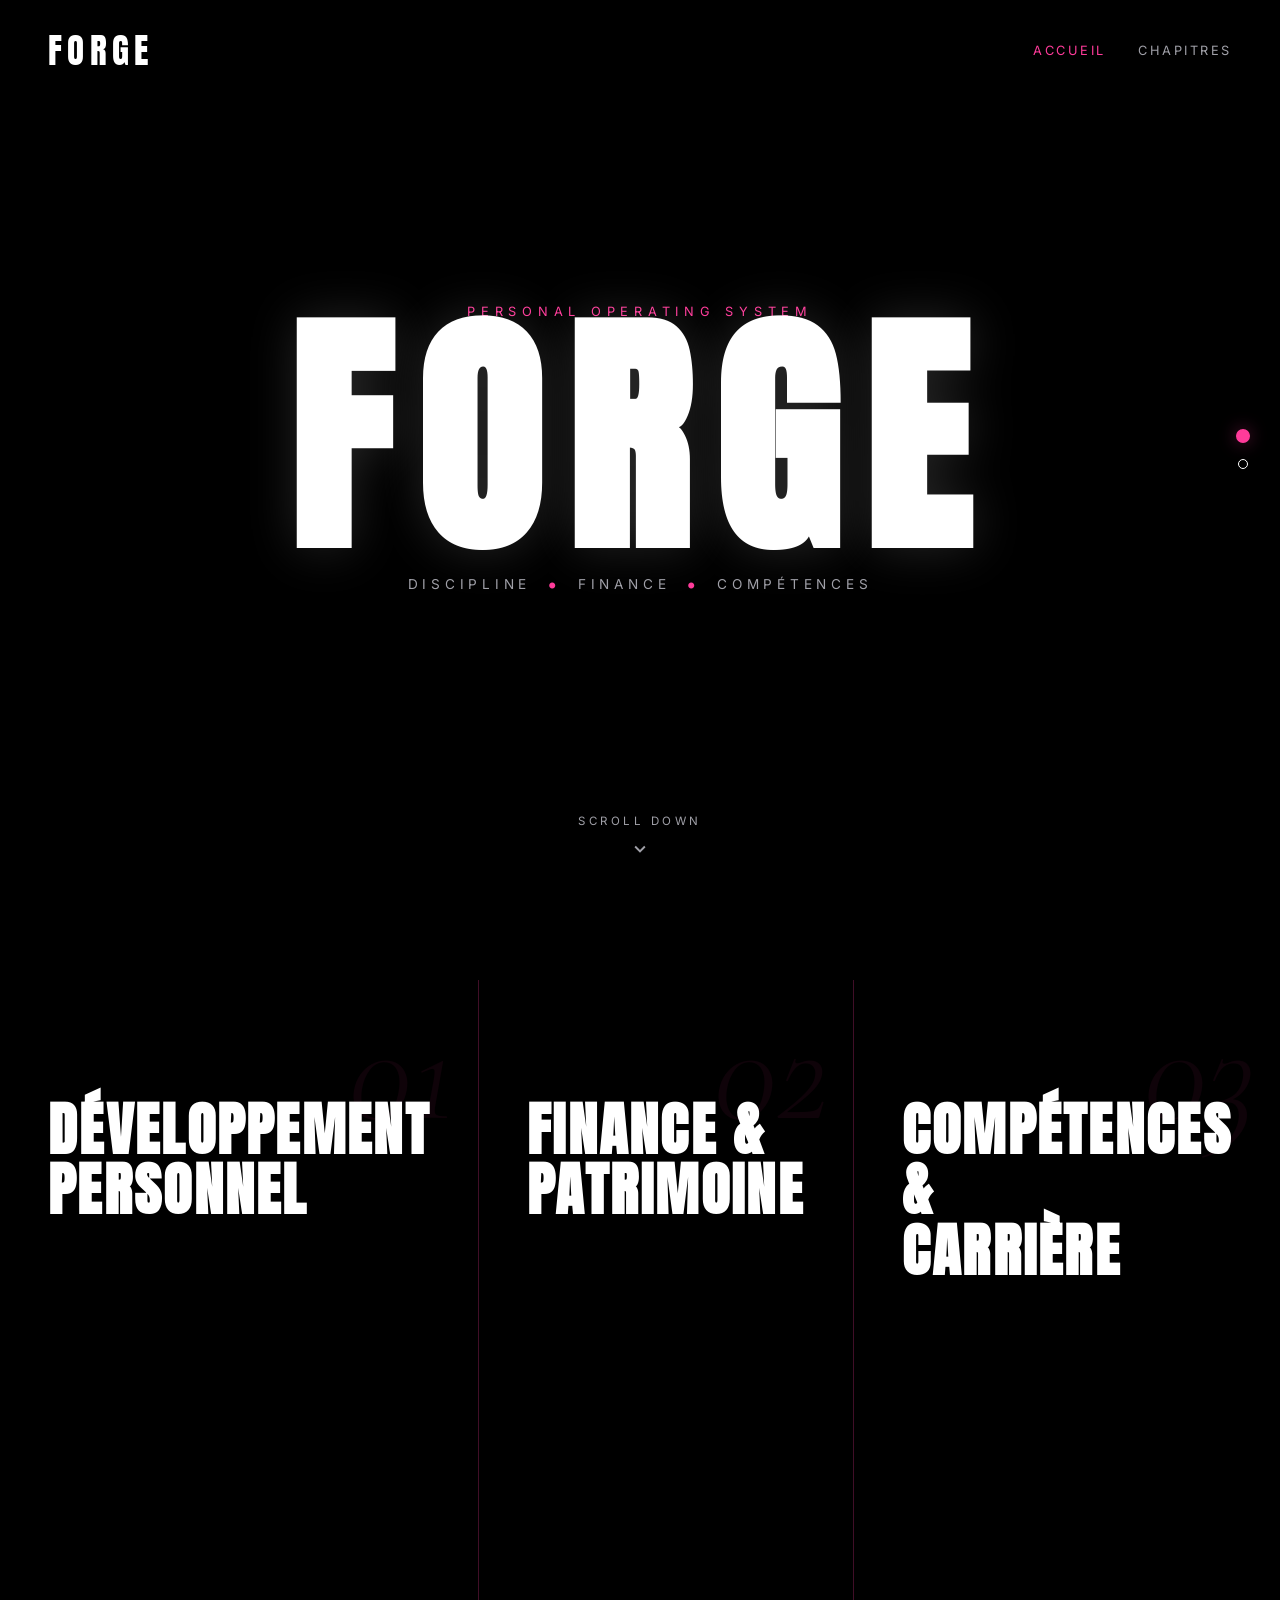
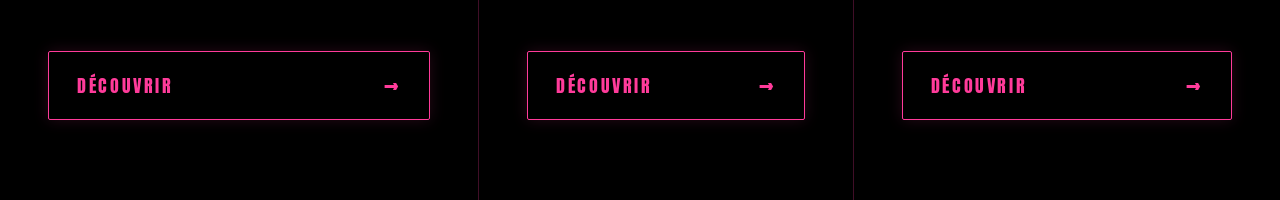
<file: index.html>
<!DOCTYPE html>
<html lang="fr">
<head>
  <meta charset="UTF-8">
  <meta name="viewport" content="width=device-width, initial-scale=1.0">
  <title>FORGE — Personal OS</title>
  <link rel="preconnect" href="https://fonts.googleapis.com">
  <link rel="preconnect" href="https://fonts.gstatic.com" crossorigin>
  <link href="https://fonts.googleapis.com/css2?family=Anton&family=Cormorant+Garamond:ital,wght@0,300;0,400;0,600;1,300;1,400&family=Inter:wght@300;400;500;600&family=Oswald:wght@500;600;700&display=swap" rel="stylesheet">
  <link rel="stylesheet" href="style.css">
</head>
<body>

  <!-- ===== NAVIGATION FIXED ===== -->
  <nav class="nav">
    <a href="#hero" class="brand">FORGE</a>
    <div class="nav-links">
      <a href="#hero" class="nav-item active">Accueil</a>
      <a href="#chapters" class="nav-item">Chapitres</a>
    </div>
  </nav>

  <!-- ===== INDICATEUR DE PAGE ===== -->
  <div class="page-indicator">
    <a href="#hero" class="dot active" data-label="Accueil"></a>
    <a href="#chapters" class="dot" data-label="Chapitres"></a>
  </div>

  <!-- PAGE 1: HERO (NOIR, BLANC & ROSE) -->
  <section class="page-section hero-section" id="hero">
    <div class="hero-content-clean">
      <p class="hero-subtag">PERSONAL OPERATING SYSTEM</p>
      <h1 class="hero-title-white">FORGE</h1>
      <p class="hero-subtitle-line">DISCIPLINE <span class="dot">•</span> FINANCE <span class="dot">•</span> COMPÉTENCES</p>
    </div>

    <a href="#chapters" class="scroll-down-hint">
      <span>SCROLL DOWN</span>
      <svg viewBox="0 0 24 24" width="22" height="22"><path fill="currentColor" d="M7.41 8.59L12 13.17l4.59-4.58L18 10l-6 6-6-6 1.41-1.41z"/></svg>
    </a>
  </section>

  <!-- PAGE 2: LES 3 COLONNES VERTICALES PURES AVEC BOUTON ANIMÉ -->
  <section class="page-section chapters-full-section" id="chapters">
    
    <div class="vertical-chapters-container">

      <!-- COLONNE GAUCHE: DEVELOPPEMENT PERSONNEL -->
      <div class="vertical-col col-left">
        <div class="col-bg-num">01</div>
        <div class="col-main-header">
          <h2 class="col-title">DÉVELOPPEMENT<br>PERSONNEL</h2>
        </div>
        <div class="col-footer">
          <a href="personal.html" class="btn-discover">
            <span class="btn-text">DÉCOUVRIR</span>
            <span class="btn-arrow">→</span>
          </a>
        </div>
      </div>

      <!-- COLONNE MILIEU: FINANCE & PATRIMOINE -->
      <div class="vertical-col col-center">
        <div class="col-bg-num">02</div>
        <div class="col-main-header">
          <h2 class="col-title">FINANCE &<br>PATRIMOINE</h2>
        </div>
        <div class="col-footer">
          <a href="finance.html" class="btn-discover">
            <span class="btn-text">DÉCOUVRIR</span>
            <span class="btn-arrow">→</span>
          </a>
        </div>
      </div>

      <!-- COLONNE DROITE: COMPÉTENCES & CARRIÈRE -->
      <div class="vertical-col col-right">
        <div class="col-bg-num">03</div>
        <div class="col-main-header">
          <h2 class="col-title">COMPÉTENCES &<br>CARRIÈRE</h2>
        </div>
        <div class="col-footer">
          <a href="career.html" class="btn-discover">
            <span class="btn-text">DÉCOUVRIR</span>
            <span class="btn-arrow">→</span>
          </a>
        </div>
      </div>

    </div>

  </section>

  <script src="script.js"></script>
</body>
</html>
</file>
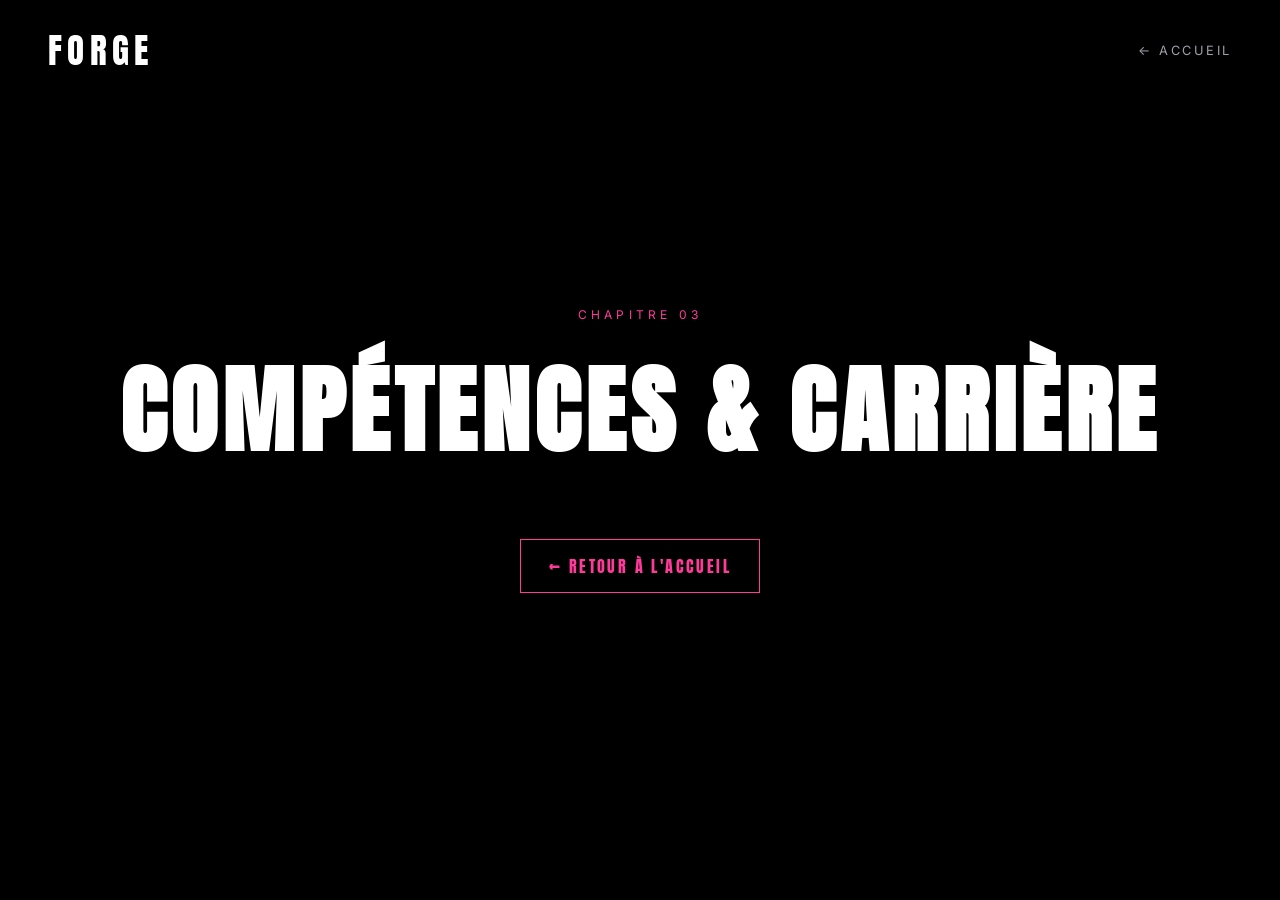
<file: career.html>
<!DOCTYPE html>
<html lang="fr">
<head>
  <meta charset="UTF-8">
  <meta name="viewport" content="width=device-width, initial-scale=1.0">
  <title>Compétences & Carrière — FORGE</title>
  <link rel="preconnect" href="https://fonts.googleapis.com">
  <link rel="preconnect" href="https://fonts.gstatic.com" crossorigin>
  <link href="https://fonts.googleapis.com/css2?family=Anton&family=Inter:wght@300;400;500;600&display=swap" rel="stylesheet">
  <link rel="stylesheet" href="style.css">
  <style>
    body {
      background-color: #000000;
      color: #FFFFFF;
      min-height: 100vh;
      display: flex;
      flex-direction: column;
    }
    .page-blank-container {
      flex: 1;
      display: flex;
      flex-direction: column;
      justify-content: center;
      align-items: center;
      text-align: center;
      padding: 120px 24px;
    }
    .page-blank-badge {
      font-size: 0.75rem;
      letter-spacing: 0.35em;
      color: #FF3B9A;
      text-transform: uppercase;
      margin-bottom: 16px;
    }
    .page-blank-title {
      font-family: 'Anton', sans-serif;
      font-size: clamp(3rem, 8vw, 6rem);
      color: #FFFFFF;
      letter-spacing: 0.05em;
      text-transform: uppercase;
      margin-bottom: 24px;
    }
    .btn-back-home {
      display: inline-flex;
      align-items: center;
      gap: 10px;
      margin-top: 32px;
      padding: 14px 28px;
      border: 1px solid #FF3B9A;
      color: #FF3B9A;
      text-decoration: none;
      font-family: 'Anton', sans-serif;
      letter-spacing: 0.15em;
      text-transform: uppercase;
      transition: all 0.3s ease;
    }
    .btn-back-home:hover {
      background: #FF3B9A;
      color: #000000;
    }
  </style>
</head>
<body>
  <nav class="nav">
    <a href="index.html" class="brand">FORGE</a>
    <a href="index.html" class="nav-item">← ACCUEIL</a>
  </nav>

  <main class="page-blank-container">
    <span class="page-blank-badge">CHAPITRE 03</span>
    <h1 class="page-blank-title">COMPÉTENCES & CARRIÈRE</h1>
    <a href="index.html" class="btn-back-home">← RETOUR À L'ACCUEIL</a>
  </main>
</body>
</html>
</file>
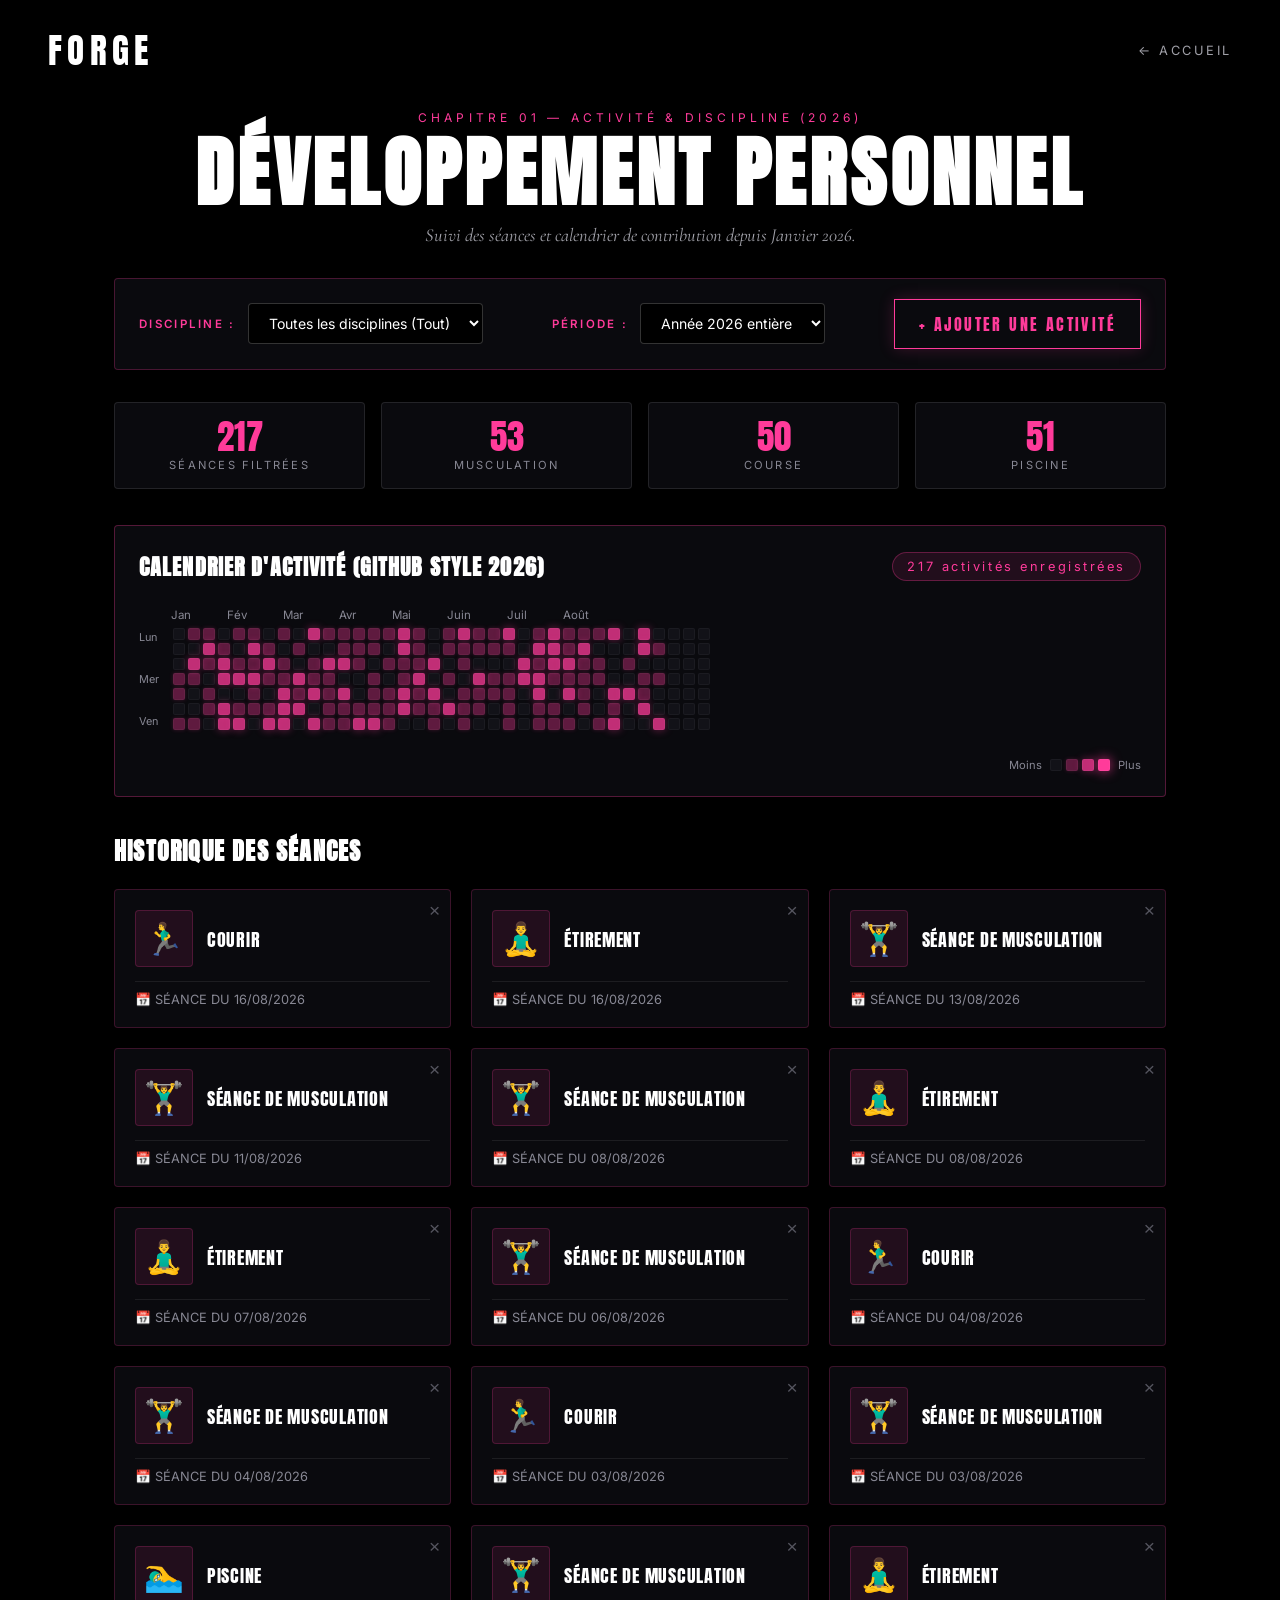
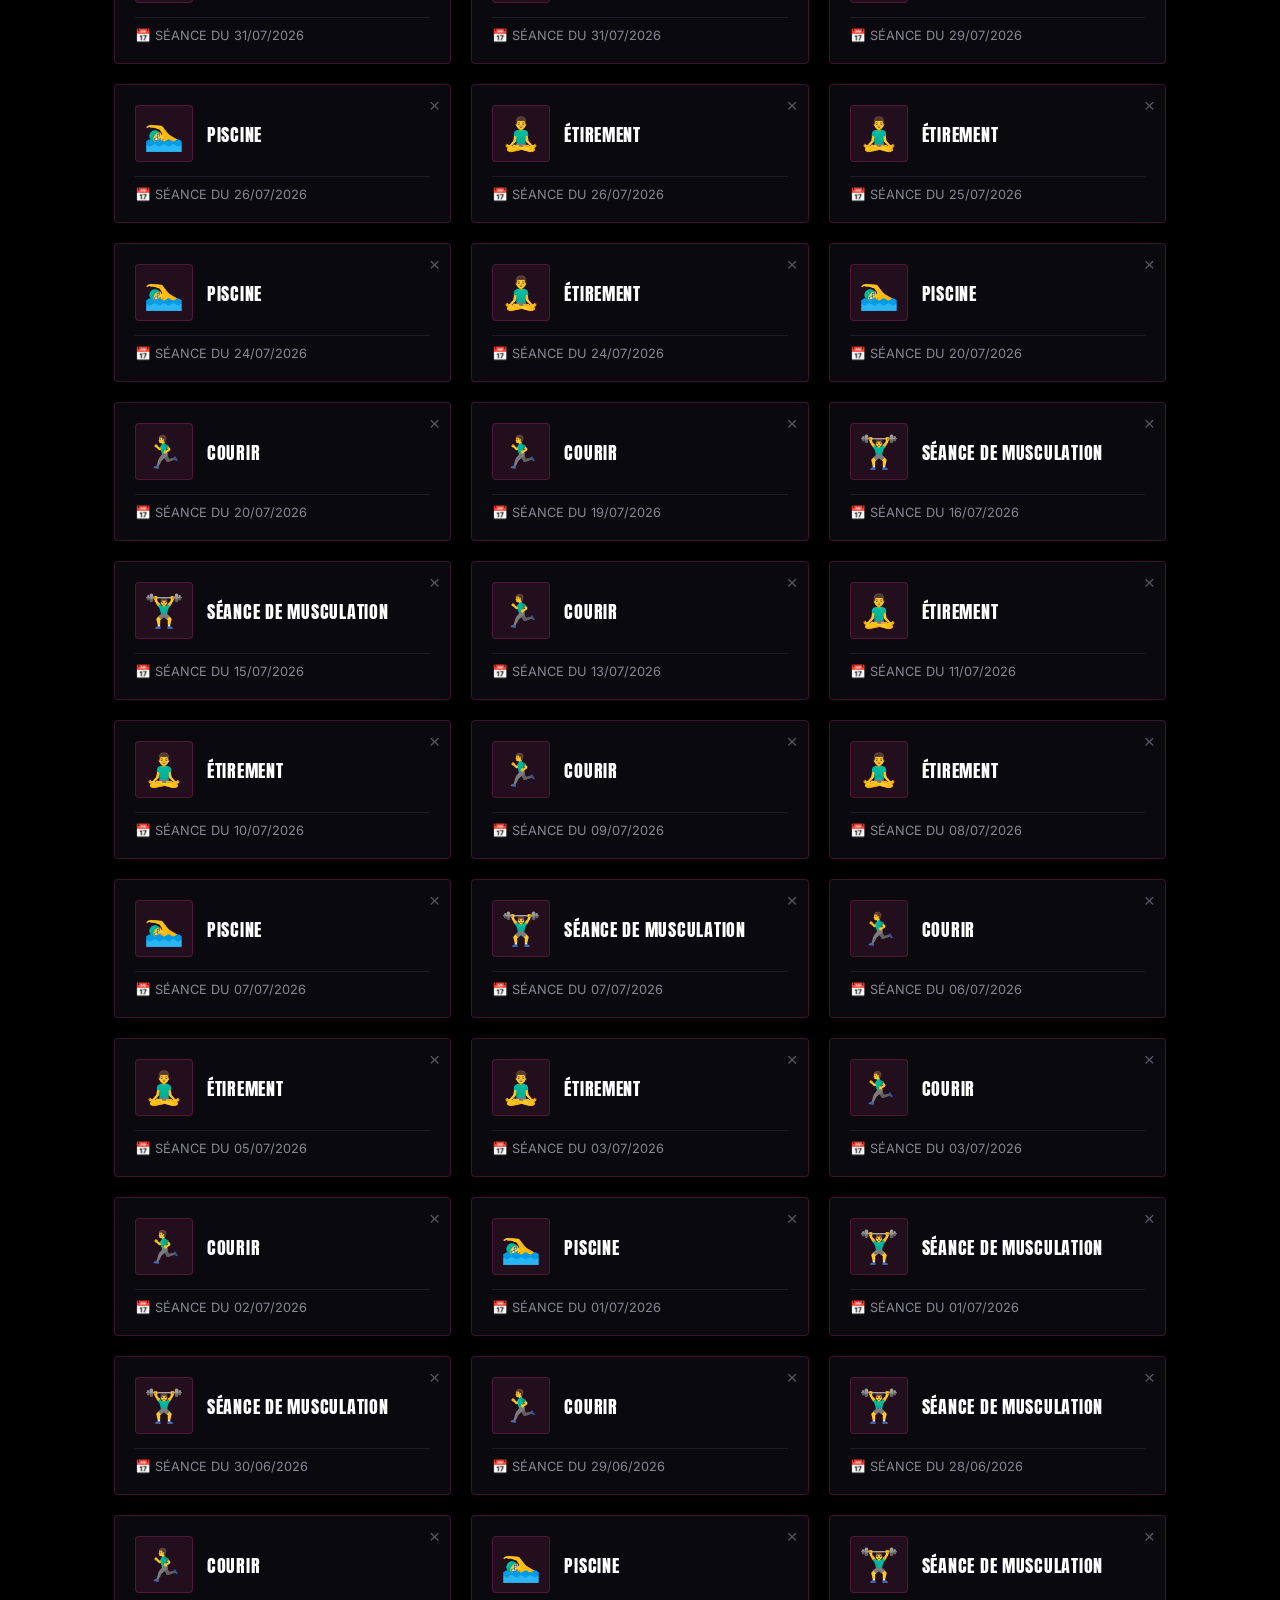
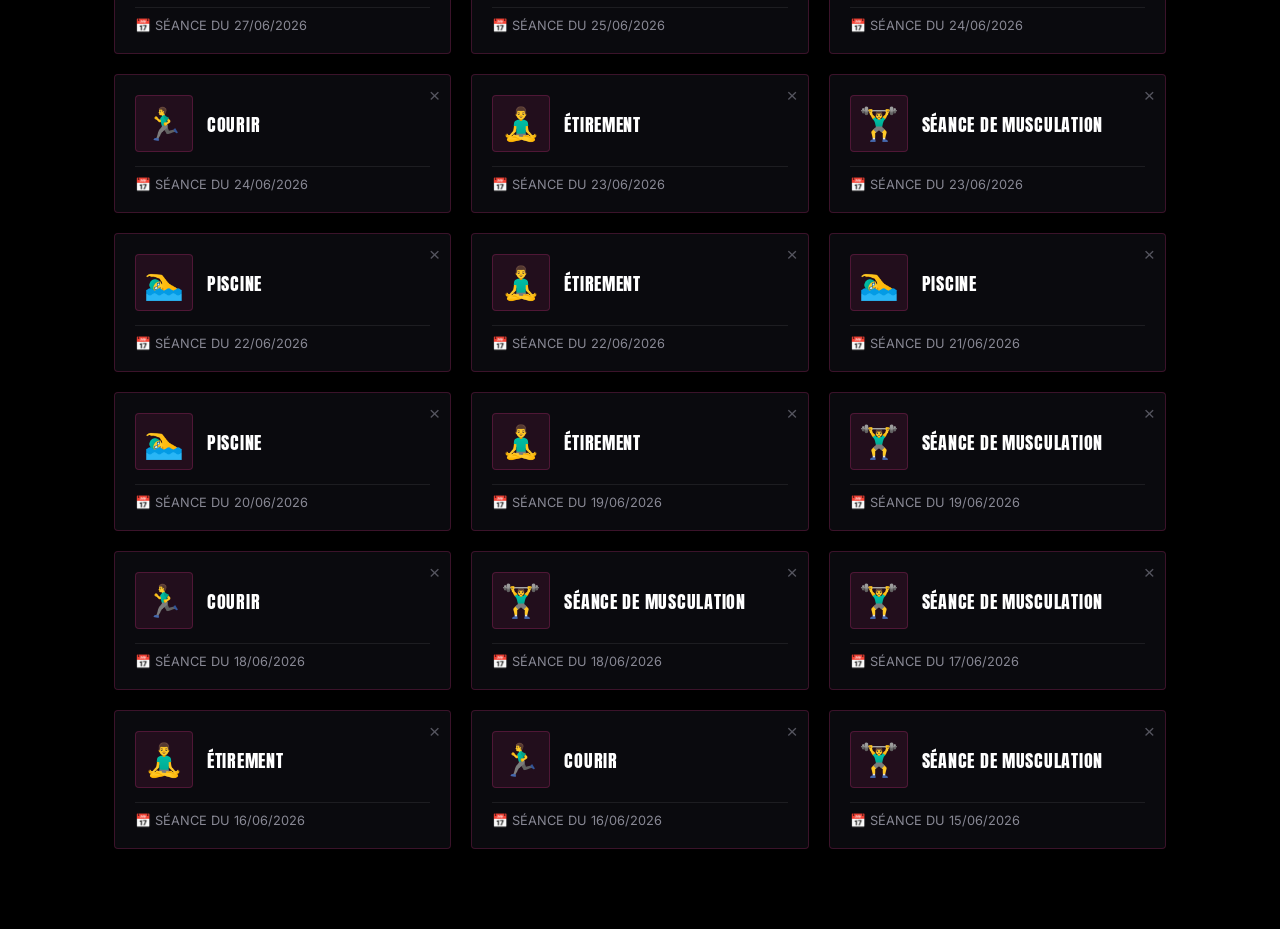
<file: personal.html>
<!DOCTYPE html>
<html lang="fr">
<head>
  <meta charset="UTF-8">
  <meta name="viewport" content="width=device-width, initial-scale=1.0">
  <title>Développement Personnel — FORGE</title>
  <link rel="preconnect" href="https://fonts.googleapis.com">
  <link rel="preconnect" href="https://fonts.gstatic.com" crossorigin>
  <link href="https://fonts.googleapis.com/css2?family=Anton&family=Cormorant+Garamond:ital,wght@0,300;0,400;0,600;1,300;1,400&family=Inter:wght@300;400;500;600&family=Oswald:wght@500;600;700&display=swap" rel="stylesheet">
  <link rel="stylesheet" href="style.css">
  
  <!-- Charge la base JSON même sur protocole file:// sans blocage CORS -->
  <script src="base/developpement.js"></script>

  <style>
    body {
      background-color: #000000;
      color: #FFFFFF;
      min-height: 100vh;
      display: flex;
      flex-direction: column;
    }

    .personal-container {
      max-width: 1100px;
      margin: 0 auto;
      padding: 110px 24px 80px;
      width: 100%;
      flex: 1;
    }

    .personal-header {
      text-align: center;
      margin-bottom: 32px;
    }

    .personal-badge {
      font-size: 0.75rem;
      letter-spacing: 0.35em;
      color: #FF3B9A;
      text-transform: uppercase;
      margin-bottom: 10px;
      display: block;
    }

    .personal-title {
      font-family: 'Anton', sans-serif;
      font-size: clamp(2.8rem, 6vw, 5rem);
      color: #FFFFFF;
      letter-spacing: 0.05em;
      text-transform: uppercase;
      line-height: 1;
      margin-bottom: 12px;
    }

    .personal-sub {
      color: #A0A0A8;
      font-family: 'Cormorant Garamond', Georgia, serif;
      font-style: italic;
      font-size: 1.15rem;
    }

    /* ===== FILTRES BARRE ===== */
    .filters-section {
      background: #0A0A0E;
      border: 1px solid rgba(255, 59, 154, 0.25);
      padding: 20px 24px;
      border-radius: 4px;
      margin-bottom: 32px;
      display: flex;
      justify-content: space-between;
      align-items: center;
      gap: 20px;
      flex-wrap: wrap;
    }

    .filter-group {
      display: flex;
      align-items: center;
      gap: 12px;
      flex-wrap: wrap;
    }

    .filter-label {
      font-size: 0.72rem;
      letter-spacing: 0.2em;
      color: #FF3B9A;
      text-transform: uppercase;
      font-weight: 600;
    }

    .select-filter {
      background: #000000;
      border: 1px solid rgba(255, 255, 255, 0.2);
      color: #FFFFFF;
      padding: 10px 16px;
      font-family: 'Inter', sans-serif;
      font-size: 0.88rem;
      border-radius: 4px;
      outline: none;
      cursor: pointer;
      transition: border-color 0.3s;
    }

    .select-filter:focus, .select-filter:hover {
      border-color: #FF3B9A;
    }

    .btn-add-activity {
      background: transparent;
      border: 1px solid #FF3B9A;
      color: #FF3B9A;
      padding: 12px 24px;
      font-family: 'Anton', sans-serif;
      font-size: 1rem;
      letter-spacing: 0.15em;
      text-transform: uppercase;
      cursor: pointer;
      display: inline-flex;
      align-items: center;
      gap: 8px;
      transition: all 0.3s ease;
      box-shadow: 0 0 15px rgba(255, 59, 154, 0.2);
    }

    .btn-add-activity:hover {
      background: #FF3B9A;
      color: #000000;
      box-shadow: 0 0 25px rgba(255, 59, 154, 0.6);
    }

    /* ===== GITHUB HEATMAP GRAPH ===== */
    .heatmap-card {
      background: #0A0A0E;
      border: 1px solid rgba(255, 59, 154, 0.3);
      padding: 24px;
      border-radius: 4px;
      margin-bottom: 36px;
      position: relative;
    }

    .heatmap-header {
      display: flex;
      justify-content: space-between;
      align-items: center;
      margin-bottom: 20px;
      flex-wrap: wrap;
      gap: 12px;
    }

    .heatmap-title {
      font-family: 'Anton', sans-serif;
      font-size: 1.4rem;
      letter-spacing: 0.05em;
      color: #FFFFFF;
      text-transform: uppercase;
    }

    .heatmap-total-badge {
      font-size: 0.8rem;
      letter-spacing: 0.2em;
      color: #FF3B9A;
      background: rgba(255, 59, 154, 0.1);
      padding: 6px 14px;
      border-radius: 999px;
      border: 1px solid rgba(255, 59, 154, 0.3);
    }

    .heatmap-scroll-wrapper {
      overflow-x: auto;
      padding-bottom: 12px;
    }

    .heatmap-container {
      display: inline-flex;
      flex-direction: column;
      gap: 6px;
      user-select: none;
      min-width: 720px;
    }

    .heatmap-months-row {
      display: flex;
      font-size: 0.72rem;
      color: #888894;
      padding-left: 32px;
      gap: 36px;
      font-family: 'Inter', sans-serif;
    }

    .heatmap-body {
      display: flex;
      gap: 10px;
    }

    .heatmap-day-labels {
      display: flex;
      flex-direction: column;
      justify-content: space-between;
      font-size: 0.68rem;
      color: #888894;
      width: 24px;
      padding-top: 2px;
      padding-bottom: 2px;
      font-family: 'Inter', sans-serif;
    }

    .heatmap-grid {
      display: flex;
      gap: 3px;
    }

    .heatmap-week {
      display: flex;
      flex-direction: column;
      gap: 3px;
    }

    .heatmap-cell {
      width: 12px;
      height: 12px;
      border-radius: 2px;
      background-color: #121218;
      border: 1px solid rgba(255, 255, 255, 0.04);
      transition: transform 0.15s ease, filter 0.15s ease;
      cursor: pointer;
      position: relative;
    }

    .heatmap-cell:hover {
      transform: scale(1.3);
      z-index: 10;
      border-color: #FFFFFF;
    }

    .heatmap-cell.level-0 { background-color: #121218; }
    .heatmap-cell.level-1 { background-color: rgba(255, 59, 154, 0.35); box-shadow: 0 0 4px rgba(255, 59, 154, 0.2); }
    .heatmap-cell.level-2 { background-color: rgba(255, 59, 154, 0.75); box-shadow: 0 0 8px rgba(255, 59, 154, 0.4); }
    .heatmap-cell.level-3 { background-color: #FF3B9A; box-shadow: 0 0 12px rgba(255, 59, 154, 0.8); }

    .heatmap-legend {
      display: flex;
      justify-content: flex-end;
      align-items: center;
      gap: 8px;
      margin-top: 16px;
      font-size: 0.7rem;
      color: #888894;
      font-family: 'Inter', sans-serif;
    }

    .legend-cells {
      display: flex;
      gap: 4px;
    }

    .heatmap-tooltip {
      position: fixed;
      background: #181822;
      border: 1px solid #FF3B9A;
      color: #FFFFFF;
      padding: 8px 14px;
      border-radius: 4px;
      font-size: 0.78rem;
      pointer-events: none;
      z-index: 2000;
      display: none;
      box-shadow: 0 4px 20px rgba(0, 0, 0, 0.8);
      white-space: nowrap;
    }

    /* ===== STATS CARDS ===== */
    .stats-grid {
      display: grid;
      grid-template-columns: repeat(4, 1fr);
      gap: 16px;
      margin-bottom: 36px;
    }

    .stat-card {
      background: #0A0A0E;
      border: 1px solid rgba(255, 255, 255, 0.1);
      padding: 16px 20px;
      border-radius: 4px;
      text-align: center;
    }

    .stat-val {
      font-family: 'Anton', sans-serif;
      font-size: 2.2rem;
      color: #FF3B9A;
      line-height: 1;
      margin-bottom: 4px;
    }

    .stat-lbl {
      font-size: 0.7rem;
      letter-spacing: 0.2em;
      color: #888894;
      text-transform: uppercase;
    }

    /* ===== LISTE DES ACTIVITÉS ===== */
    .list-header {
      display: flex;
      justify-content: space-between;
      align-items: center;
      margin-bottom: 20px;
    }

    .list-title {
      font-family: 'Anton', sans-serif;
      font-size: 1.5rem;
      letter-spacing: 0.05em;
      color: #FFFFFF;
      text-transform: uppercase;
    }

    .activities-list {
      display: grid;
      grid-template-columns: repeat(auto-fill, minmax(260px, 1fr));
      gap: 20px;
    }

    .activity-card {
      background: #0A0A0E;
      border: 1px solid rgba(255, 59, 154, 0.2);
      padding: 20px;
      border-radius: 4px;
      position: relative;
      transition: all 0.3s ease;
      display: flex;
      flex-direction: column;
      justify-content: space-between;
    }

    .activity-card:hover {
      border-color: #FF3B9A;
      transform: translateY(-3px);
      box-shadow: 0 6px 20px rgba(255, 59, 154, 0.2);
    }

    .card-top {
      display: flex;
      align-items: center;
      gap: 14px;
    }

    .card-emoji {
      font-size: 2rem;
      background: rgba(255, 59, 154, 0.1);
      padding: 8px;
      border-radius: 4px;
      border: 1px solid rgba(255, 59, 154, 0.2);
    }

    .card-title {
      font-family: 'Anton', sans-serif;
      font-size: 1.15rem;
      color: #FFFFFF;
      letter-spacing: 0.04em;
      text-transform: uppercase;
    }

    .card-date {
      font-size: 0.8rem;
      color: #888894;
      margin-top: 14px;
      border-top: 1px solid rgba(255, 255, 255, 0.08);
      padding-top: 10px;
    }

    .btn-delete {
      position: absolute;
      top: 10px;
      right: 10px;
      background: transparent;
      border: none;
      color: #55555F;
      font-size: 1.2rem;
      cursor: pointer;
      transition: color 0.3s;
    }

    .btn-delete:hover {
      color: #FF3B9A;
    }

    .empty-state {
      text-align: center;
      padding: 40px;
      color: #55555F;
      font-style: italic;
      font-family: 'Cormorant Garamond', serif;
      font-size: 1.1rem;
      grid-column: 1 / -1;
      border: 1px dashed rgba(255, 255, 255, 0.1);
    }

    /* Modal Overlay */
    .modal-overlay {
      position: fixed;
      inset: 0;
      background: rgba(0, 0, 0, 0.85);
      backdrop-filter: blur(8px);
      z-index: 1000;
      display: none;
      justify-content: center;
      align-items: center;
      padding: 24px;
    }

    .modal-overlay.active {
      display: flex;
    }

    .modal-box {
      background: #0D0D12;
      border: 1px solid #FF3B9A;
      width: 100%;
      max-width: 500px;
      padding: 32px;
      border-radius: 4px;
      position: relative;
      box-shadow: 0 0 40px rgba(255, 59, 154, 0.3);
    }

    .modal-header {
      display: flex;
      justify-content: space-between;
      align-items: center;
      margin-bottom: 24px;
    }

    .modal-title {
      font-family: 'Anton', sans-serif;
      font-size: 1.8rem;
      color: #FFFFFF;
      letter-spacing: 0.05em;
      text-transform: uppercase;
    }

    .btn-close-modal {
      background: transparent;
      border: none;
      color: #A0A0A8;
      font-size: 1.5rem;
      cursor: pointer;
    }

    .modal-label {
      font-size: 0.75rem;
      letter-spacing: 0.25em;
      color: #FF3B9A;
      text-transform: uppercase;
      margin-bottom: 12px;
      display: block;
    }

    .sports-options-grid {
      display: grid;
      grid-template-columns: repeat(2, 1fr);
      gap: 14px;
      margin-bottom: 24px;
    }

    .sport-opt-btn {
      background: #000000;
      border: 1px solid rgba(255, 255, 255, 0.15);
      color: #FFFFFF;
      padding: 14px;
      border-radius: 4px;
      cursor: pointer;
      display: flex;
      flex-direction: column;
      align-items: center;
      gap: 6px;
    }

    .sport-opt-btn.selected {
      border-color: #FF3B9A;
      background: rgba(255, 59, 154, 0.15);
      color: #FF3B9A;
    }

    .date-input {
      width: 100%;
      background: #000000;
      border: 1px solid rgba(255, 255, 255, 0.2);
      color: #FFFFFF;
      padding: 12px;
      font-family: 'Inter', sans-serif;
      font-size: 0.95rem;
      border-radius: 4px;
      margin-bottom: 24px;
      outline: none;
    }

    .btn-submit-activity {
      width: 100%;
      background: #FF3B9A;
      border: none;
      color: #000000;
      padding: 14px;
      font-family: 'Anton', sans-serif;
      font-size: 1.1rem;
      letter-spacing: 0.15em;
      text-transform: uppercase;
      cursor: pointer;
      border-radius: 4px;
    }

    @media (max-width: 768px) {
      .stats-grid {
        grid-template-columns: repeat(2, 1fr);
      }
    }
  </style>
</head>
<body>

  <!-- Navigation -->
  <nav class="nav">
    <a href="index.html" class="brand">FORGE</a>
    <a href="index.html" class="nav-item">← ACCUEIL</a>
  </nav>

  <!-- Container principal -->
  <main class="personal-container">
    <div class="personal-header">
      <span class="personal-badge">CHAPITRE 01 — ACTIVITÉ & DISCIPLINE (2026)</span>
      <h1 class="personal-title">DÉVELOPPEMENT PERSONNEL</h1>
      <p class="personal-sub">Suivi des séances et calendrier de contribution depuis Janvier 2026.</p>
    </div>

    <!-- FILTRES & BOUTON D'AJOUT -->
    <div class="filters-section">
      <div class="filter-group">
        <span class="filter-label">DISCIPLINE :</span>
        <select id="filter-discipline" class="select-filter" onchange="applyFilters()">
          <option value="ALL">Toutes les disciplines (Tout)</option>
          <option value="Séance de musculation">Séance de musculation 🏋️‍♂️</option>
          <option value="Piscine">Piscine 🏊‍♂️</option>
          <option value="Courir">Courir 🏃‍♂️</option>
          <option value="Étirement">Étirement 🧘‍♂️</option>
        </select>
      </div>

      <div class="filter-group">
        <span class="filter-label">PÉRIODE :</span>
        <select id="filter-period" class="select-filter" onchange="applyFilters()">
          <option value="ALL">Année 2026 entière</option>
          <option value="01">Janvier 2026</option>
          <option value="02">Février 2026</option>
          <option value="03">Mars 2026</option>
          <option value="04">Avril 2026</option>
          <option value="05">Mai 2026</option>
          <option value="06">Juin 2026</option>
          <option value="07">Juillet 2026</option>
          <option value="08">Août 2026</option>
        </select>
      </div>

      <button class="btn-add-activity" onclick="openModal()">
        <span>+ AJOUTER UNE ACTIVITÉ</span>
      </button>
    </div>

    <!-- CARTE DE STATISTIQUES RECAPITULATIVE -->
    <div class="stats-grid">
      <div class="stat-card">
        <div class="stat-val" id="stat-total">0</div>
        <div class="stat-lbl">Séances Filtrées</div>
      </div>
      <div class="stat-card">
        <div class="stat-val" id="stat-muscu">0</div>
        <div class="stat-lbl">Musculation</div>
      </div>
      <div class="stat-card">
        <div class="stat-val" id="stat-run">0</div>
        <div class="stat-lbl">Course</div>
      </div>
      <div class="stat-card">
        <div class="stat-val" id="stat-swim">0</div>
        <div class="stat-lbl">Piscine</div>
      </div>
    </div>

    <!-- GITHUB CONTRIBUTION HEATMAP GRAPH -->
    <div class="heatmap-card">
      <div class="heatmap-header">
        <h3 class="heatmap-title">CALENDRIER D'ACTIVITÉ (GITHUB STYLE 2026)</h3>
        <span class="heatmap-total-badge" id="heatmap-badge-count">0 activités au total</span>
      </div>

      <div class="heatmap-scroll-wrapper">
        <div class="heatmap-container">
          <div class="heatmap-months-row">
            <span>Jan</span><span>Fév</span><span>Mar</span><span>Avr</span><span>Mai</span><span>Juin</span><span>Juil</span><span>Août</span>
          </div>
          <div class="heatmap-body">
            <div class="heatmap-day-labels">
              <span>Lun</span>
              <span>Mer</span>
              <span>Ven</span>
            </div>
            <div class="heatmap-grid" id="heatmap-grid">
              <!-- Généré dynamiquement en JS -->
            </div>
          </div>
        </div>
      </div>

      <div class="heatmap-legend">
        <span>Moins</span>
        <div class="legend-cells">
          <div class="heatmap-cell level-0"></div>
          <div class="heatmap-cell level-1"></div>
          <div class="heatmap-cell level-2"></div>
          <div class="heatmap-cell level-3"></div>
        </div>
        <span>Plus</span>
      </div>
    </div>

    <!-- LISTE DÉTAILLÉE DES SÉANCES FILTRÉES -->
    <div class="list-header">
      <h3 class="list-title">HISTORIQUE DES SÉANCES</h3>
    </div>
    <div class="activities-list" id="activities-list">
      <!-- Liste générée en JS -->
    </div>
  </main>

  <!-- TOOLTIP HOVER FOR HEATMAP -->
  <div class="heatmap-tooltip" id="heatmap-tooltip"></div>

  <!-- MODAL AJOUT -->
  <div class="modal-overlay" id="modal-overlay">
    <div class="modal-box">
      <div class="modal-header">
        <h3 class="modal-title">NOUVELLE ACTIVITÉ</h3>
        <button class="btn-close-modal" onclick="closeModal()">&times;</button>
      </div>

      <span class="modal-label">1. DISCIPLINE</span>
      <div class="sports-options-grid">
        <button type="button" class="sport-opt-btn" onclick="selectSport('Séance de musculation', '🏋️‍♂️', this)">
          <span style="font-size:1.8rem">🏋️‍♂️</span>
          <span style="font-family:'Anton';font-size:0.85rem">Musculation</span>
        </button>

        <button type="button" class="sport-opt-btn" onclick="selectSport('Piscine', '🏊‍♂️', this)">
          <span style="font-size:1.8rem">🏊‍♂️</span>
          <span style="font-family:'Anton';font-size:0.85rem">Piscine</span>
        </button>

        <button type="button" class="sport-opt-btn" onclick="selectSport('Courir', '🏃‍♂️', this)">
          <span style="font-size:1.8rem">🏃‍♂️</span>
          <span style="font-family:'Anton';font-size:0.85rem">Courir</span>
        </button>

        <button type="button" class="sport-opt-btn" onclick="selectSport('Étirement', '🧘‍♂️', this)">
          <span style="font-size:1.8rem">🧘‍♂️</span>
          <span style="font-family:'Anton';font-size:0.85rem">Étirement</span>
        </button>
      </div>

      <span class="modal-label">2. DATE</span>
      <input type="date" id="activity-date" class="date-input">

      <button type="button" class="btn-submit-activity" onclick="saveActivity()">VALIDER & ENREGISTRER</button>
    </div>
  </div>

  <script>
    let baseRawActivities = [];
    let filteredActivities = [];
    let selectedSportTitle = null;
    let selectedSportEmoji = null;

    document.getElementById('activity-date').valueAsDate = new Date();

    // Helper pour nettoyer et comparer les chaînes de texte indépendamment des émojis
    function cleanStr(str) {
      if (!str) return '';
      return str.toLowerCase().replace(/[\u{1F300}-\u{1F9FF}]/gu, '').trim();
    }

    // Charger les données (support 100% universel file:// et http://)
    async function loadData() {
      let loaded = [];

      // 1. Priorité au script JS global si disponible (garantit le fonctionnement même en file:// local)
      if (window.FORGE_BASE_DEVELOPPEMENT && Array.isArray(window.FORGE_BASE_DEVELOPPEMENT)) {
        loaded = window.FORGE_BASE_DEVELOPPEMENT;
      } else {
        try {
          const response = await fetch('base/developpement.json');
          if (response.ok) {
            loaded = await response.json();
          }
        } catch (e) {
          console.warn("Fetch fallback notice:", e);
        }
      }

      // 2. Fusionner avec les activités ajoutées localement par l'utilisateur
      const localAdded = JSON.parse(localStorage.getItem('forge_added_activities') || '[]');
      baseRawActivities = [...localAdded, ...loaded];

      applyFilters();
    }

    // Appliquer les filtres de manière souple et réactive
    function applyFilters() {
      const disciplineFilter = document.getElementById('filter-discipline').value;
      const periodFilter = document.getElementById('filter-period').value;

      filteredActivities = baseRawActivities.filter(act => {
        // Match discipline souple (ignore émojis et majuscules/minuscules)
        if (disciplineFilter !== 'ALL') {
          const actClean = cleanStr(act.titre);
          const filterClean = cleanStr(disciplineFilter);
          if (!actClean.includes(filterClean) && !filterClean.includes(actClean)) {
            return false;
          }
        }

        // Match période (Mois)
        if (periodFilter !== 'ALL') {
          if (!act.date) return false;
          const monthStr = act.date.split('-')[1];
          if (monthStr !== periodFilter) {
            return false;
          }
        }

        return true;
      });

      updateStats();
      renderHeatmap();
      renderActivitiesList();
    }

    function updateStats() {
      document.getElementById('stat-total').textContent = filteredActivities.length;
      document.getElementById('heatmap-badge-count').textContent = `${filteredActivities.length} activités enregistrées`;

      const muscu = filteredActivities.filter(a => cleanStr(a.titre).includes('musculation')).length;
      const run = filteredActivities.filter(a => cleanStr(a.titre).includes('courir')).length;
      const swim = filteredActivities.filter(a => cleanStr(a.titre).includes('piscine')).length;

      document.getElementById('stat-muscu').textContent = muscu;
      document.getElementById('stat-run').textContent = run;
      document.getElementById('stat-swim').textContent = swim;
    }

    // Rendu du Graphique GitHub Heatmap
    function renderHeatmap() {
      const grid = document.getElementById('heatmap-grid');
      grid.innerHTML = '';

      const dateMap = {};
      filteredActivities.forEach(act => {
        if (!dateMap[act.date]) dateMap[act.date] = [];
        dateMap[act.date].push(act);
      });

      const startDate = new Date('2026-01-01');
      const endDate = new Date('2026-08-31');

      let curr = new Date(startDate);
      const dayOfWeek = curr.getDay();
      const offset = (dayOfWeek === 0 ? 6 : dayOfWeek - 1);
      curr.setDate(curr.getDate() - offset);

      const tooltip = document.getElementById('heatmap-tooltip');

      while (curr <= endDate) {
        const weekCol = document.createElement('div');
        weekCol.className = 'heatmap-week';

        for (let i = 0; i < 7; i++) {
          const dateISO = curr.toISOString().split('T')[0];
          const cell = document.createElement('div');
          cell.className = 'heatmap-cell';

          const dayActs = dateMap[dateISO] || [];
          const count = dayActs.length;

          if (count === 0) cell.classList.add('level-0');
          else if (count === 1) cell.classList.add('level-1');
          else if (count === 2) cell.classList.add('level-2');
          else cell.classList.add('level-3');

          cell.onmouseenter = (e) => {
            const formattedDate = formatDateFr(dateISO);
            let text = `${count} activité(s) le ${formattedDate}`;
            if (count > 0) {
              const titles = dayActs.map(a => `${a.emoji || '⚡'} ${a.titre}`).join(', ');
              text += `<br><span style="color:#FF3B9A">${titles}</span>`;
            }
            tooltip.innerHTML = text;
            tooltip.style.display = 'block';
            tooltip.style.left = (e.clientX + 10) + 'px';
            tooltip.style.top = (e.clientY - 30) + 'px';
          };

          cell.onmousemove = (e) => {
            tooltip.style.left = (e.clientX + 10) + 'px';
            tooltip.style.top = (e.clientY - 30) + 'px';
          };

          cell.onmouseleave = () => {
            tooltip.style.display = 'none';
          };

          weekCol.appendChild(cell);
          curr.setDate(curr.getDate() + 1);
        }

        grid.appendChild(weekCol);
      }
    }

    function renderActivitiesList() {
      const listContainer = document.getElementById('activities-list');
      
      if (filteredActivities.length === 0) {
        listContainer.innerHTML = `
          <div class="empty-state">
            Aucune activité ne correspond aux filtres sélectionnés.
          </div>
        `;
        return;
      }

      listContainer.innerHTML = filteredActivities.slice(0, 60).map(act => `
        <div class="activity-card">
          <button class="btn-delete" onclick="deleteActivity(${act.id})" title="Supprimer">&times;</button>
          <div class="card-top">
            <div class="card-emoji">${act.emoji || '⚡'}</div>
            <div class="card-title">${act.titre}</div>
          </div>
          <div class="card-date">
            📅 SÉANCE DU ${formatDateFr(act.date)}
          </div>
        </div>
      `).join('');
    }

    function openModal() {
      document.getElementById('modal-overlay').classList.add('active');
    }

    function closeModal() {
      document.getElementById('modal-overlay').classList.remove('active');
      resetSelection();
    }

    function selectSport(title, emoji, element) {
      selectedSportTitle = title;
      selectedSportEmoji = emoji;
      document.querySelectorAll('.sport-opt-btn').forEach(btn => btn.classList.remove('selected'));
      element.classList.add('selected');
    }

    function resetSelection() {
      selectedSportTitle = null;
      selectedSportEmoji = null;
      document.querySelectorAll('.sport-opt-btn').forEach(btn => btn.classList.remove('selected'));
    }

    function saveActivity() {
      if (!selectedSportTitle) {
        alert('Sélectionnez une discipline.');
        return;
      }

      const dateValue = document.getElementById('activity-date').value;
      if (!dateValue) {
        alert('Sélectionnez une date.');
        return;
      }

      const newAct = {
        id: Date.now(),
        titre: selectedSportTitle,
        emoji: selectedSportEmoji,
        date: dateValue
      };

      const localData = JSON.parse(localStorage.getItem('forge_added_activities') || '[]');
      localData.unshift(newAct);
      localStorage.setItem('forge_added_activities', JSON.stringify(localData));

      baseRawActivities.unshift(newAct);
      applyFilters();
      closeModal();
    }

    function deleteActivity(id) {
      baseRawActivities = baseRawActivities.filter(a => a.id !== id);
      let localData = JSON.parse(localStorage.getItem('forge_added_activities') || '[]');
      localData = localData.filter(a => a.id !== id);
      localStorage.setItem('forge_added_activities', JSON.stringify(localData));

      applyFilters();
    }

    function formatDateFr(dateStr) {
      if (!dateStr) return '';
      const parts = dateStr.split('-');
      if (parts.length === 3) {
        return `${parts[2]}/${parts[1]}/${parts[0]}`;
      }
      return dateStr;
    }

    // Chargement universel des données
    loadData();
  </script>
</body>
</html>
</file>
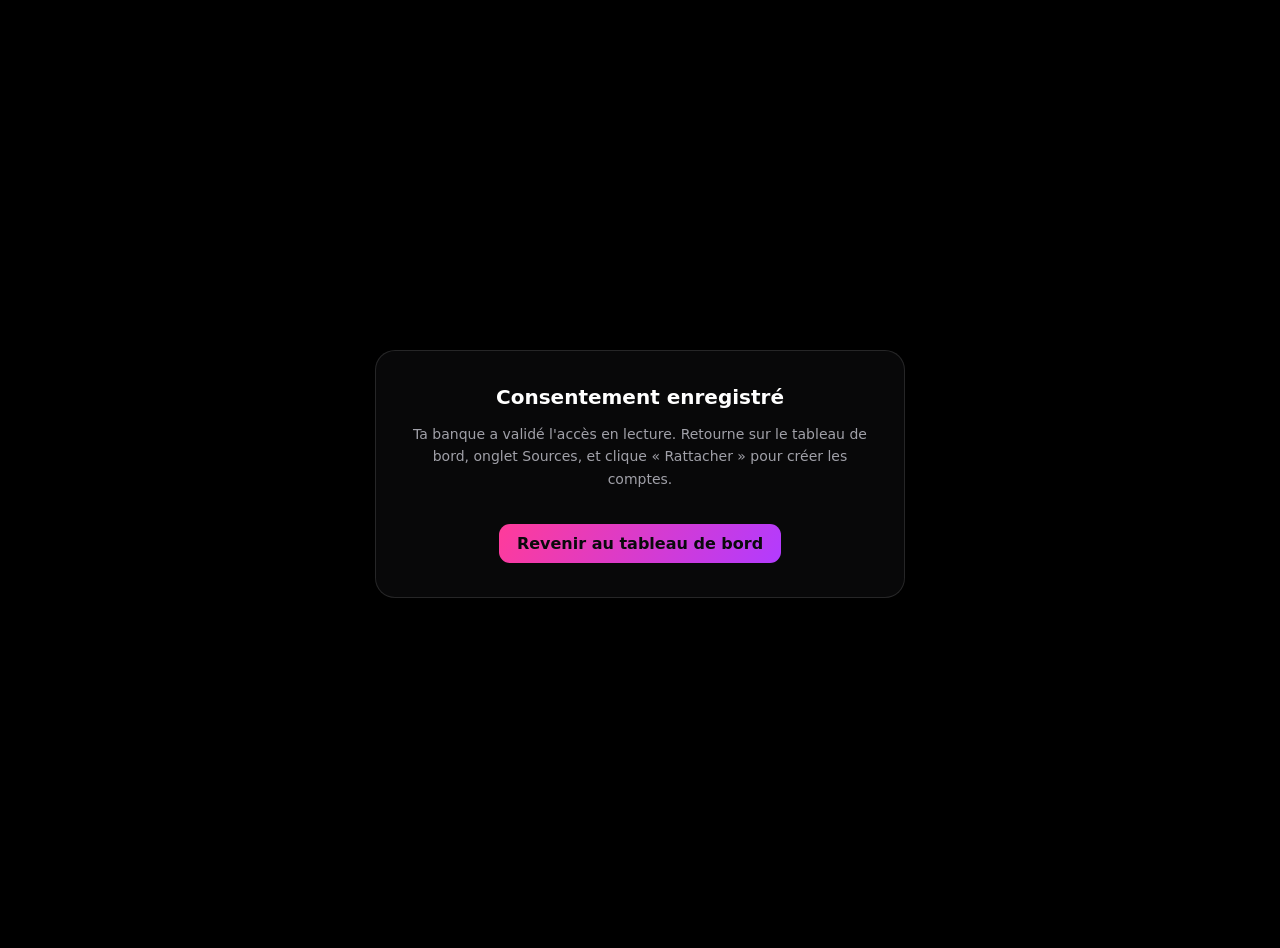
<file: patrimoine/app/static/retour.html>
<!doctype html><meta charset="utf-8">
<title>Consentement enregistré</title>
<style>
body{margin:0;min-height:100vh;display:grid;place-items:center;background:#000000;color:#FFFFFF;
  font-family:system-ui,sans-serif;text-align:center;padding:24px}
.b{max-width:460px;padding:34px;border-radius:20px;border:1px solid rgba(255,255,255,.12);
  background:rgba(10,10,12,.8)}
h1{font-size:20px;margin:0 0 10px}p{color:#A0A0A8;font-size:14px;line-height:1.6}
a{display:inline-block;margin-top:20px;padding:10px 18px;border-radius:11px;
  background:linear-gradient(120deg,#FF3B9A,#B23BFF);color:#0A0A0C;font-weight:600;text-decoration:none}
</style>
<div class="b"><h1>Consentement enregistré</h1>
<p>Ta banque a validé l'accès en lecture. Retourne sur le tableau de bord,
onglet Sources, et clique « Rattacher » pour créer les comptes.</p>
<a href="/finance.html">Revenir au tableau de bord</a></div>
</file>
<file: style.css>
:root {
  --bg: #000000;
  --white: #FFFFFF;
  --pink: #FF3B9A;
  --pink-glow: rgba(255, 59, 154, 0.4);
  --pink-subtle: rgba(255, 59, 154, 0.12);
  --text-gray: #A0A0A8;
  --text-muted: #55555F;
  --border-line: rgba(255, 255, 255, 0.12);
  --border-pink: rgba(255, 59, 154, 0.25);
  --font-title: 'Anton', 'Oswald', sans-serif;
  --font-serif: 'Cormorant Garamond', Georgia, serif;
  --font-sans: 'Inter', sans-serif;
}

* {
  margin: 0;
  padding: 0;
  box-sizing: border-box;
}

html {
  scroll-behavior: smooth;
  scroll-snap-type: y mandatory;
  background-color: var(--bg);
  color: var(--white);
  font-family: var(--font-sans);
  height: 100%;
}

body {
  background-color: var(--bg);
  color: var(--white);
  font-family: var(--font-sans);
  min-height: 100%;
}

/* ===== FULL PAGE SCROLL SECTIONS ===== */
.page-section {
  width: 100vw;
  height: 100vh;
  scroll-snap-align: start;
  scroll-snap-stop: always;
  position: relative;
  overflow: hidden;
  background-color: var(--bg);
}

/* ===== NAVIGATION ===== */
.nav {
  position: fixed;
  top: 0;
  left: 0;
  right: 0;
  display: flex;
  justify-content: space-between;
  align-items: center;
  padding: 24px 48px;
  background: linear-gradient(to bottom, rgba(0,0,0,0.95), transparent);
  z-index: 100;
}

.brand {
  font-family: var(--font-title);
  font-size: 2.2rem;
  letter-spacing: 0.15em;
  color: var(--white);
  text-decoration: none;
  transition: color 0.3s;
}

.brand:hover {
  color: var(--pink);
}

.nav-links {
  display: flex;
  gap: 32px;
}

.nav-item {
  font-family: var(--font-sans);
  font-size: 0.8rem;
  letter-spacing: 0.2em;
  text-transform: uppercase;
  color: var(--text-gray);
  text-decoration: none;
  transition: color 0.3s;
}

.nav-item:hover, .nav-item.active {
  color: var(--pink);
}

/* ===== PAGE INDICATOR (RIGHT SIDE DOTS) ===== */
.page-indicator {
  position: fixed;
  right: 32px;
  top: 50%;
  transform: translateY(-50%);
  display: flex;
  flex-direction: column;
  gap: 18px;
  z-index: 100;
}

.dot {
  width: 10px;
  height: 10px;
  border-radius: 50%;
  border: 1px solid var(--white);
  background: transparent;
  transition: all 0.3s ease;
}

.dot.active {
  background: var(--pink);
  border-color: var(--pink);
  box-shadow: 0 0 12px var(--pink-glow);
  transform: scale(1.4);
}

/* ===== PAGE 1: HERO ===== */
.hero-section {
  display: flex;
  flex-direction: column;
  justify-content: center;
  align-items: center;
  text-align: center;
  padding: 0 24px;
}

.hero-content-clean {
  display: flex;
  flex-direction: column;
  align-items: center;
  justify-content: center;
}

.hero-subtag {
  font-size: 0.8rem;
  letter-spacing: 0.45em;
  color: var(--pink);
  text-transform: uppercase;
  margin-bottom: 12px;
}

.hero-title-white {
  font-family: var(--font-title);
  font-size: clamp(6rem, 22vw, 16rem);
  letter-spacing: 0.1em;
  color: var(--white);
  line-height: 0.85;
  text-transform: uppercase;
  margin-bottom: 24px;
  text-shadow: 0 0 50px rgba(255, 255, 255, 0.15);
}

.hero-subtitle-line {
  font-size: 0.85rem;
  letter-spacing: 0.35em;
  color: var(--text-gray);
  text-transform: uppercase;
  display: flex;
  gap: 16px;
  align-items: center;
}

.hero-subtitle-line .dot {
  color: var(--pink);
  border: none;
  width: auto;
  height: auto;
  font-size: 1.2rem;
}

.scroll-down-hint {
  position: absolute;
  bottom: 40px;
  display: flex;
  flex-direction: column;
  align-items: center;
  gap: 10px;
  font-size: 0.72rem;
  letter-spacing: 0.3em;
  color: var(--text-gray);
  text-decoration: none;
  transition: color 0.3s;
}

.scroll-down-hint:hover {
  color: var(--pink);
}

.scroll-down-hint svg {
  animation: bounce 2s infinite;
}

@keyframes bounce {
  0%, 100% { transform: translateY(0); }
  50% { transform: translateY(8px); }
}

/* ===== PAGE 2: LES 3 COLONNES VERTICALES ===== */
.chapters-full-section {
  padding: 0;
  height: 100vh;
  width: 100vw;
}

.vertical-chapters-container {
  display: flex;
  width: 100%;
  height: 100vh;
  padding-top: 80px;
}

.vertical-col {
  flex: 1;
  height: calc(100vh - 80px);
  border-right: 1px solid var(--border-pink);
  padding: 60px 48px;
  display: flex;
  flex-direction: column;
  justify-content: space-between;
  position: relative;
  background: var(--bg);
  transition: all 0.4s ease;
}

.vertical-col:last-child {
  border-right: none;
}

.vertical-col:hover {
  background: rgba(255, 59, 154, 0.03);
  border-right-color: var(--pink);
  flex: 1.1;
}

.col-bg-num {
  position: absolute;
  top: 20px;
  right: 24px;
  font-family: var(--font-serif);
  font-size: 9rem;
  font-style: italic;
  font-weight: 300;
  color: rgba(255, 59, 154, 0.06);
  line-height: 1;
  pointer-events: none;
  user-select: none;
  transition: color 0.3s;
}

.vertical-col:hover .col-bg-num {
  color: rgba(255, 59, 154, 0.18);
}

.col-main-header {
  margin-top: 60px;
  position: relative;
  z-index: 5;
}

.col-title {
  font-family: var(--font-title);
  font-size: clamp(2.5rem, 4.5vw, 4rem);
  letter-spacing: 0.04em;
  color: var(--white);
  text-transform: uppercase;
  line-height: 1.05;
  transition: color 0.3s, transform 0.3s;
}

.vertical-col:hover .col-title {
  color: var(--pink);
  transform: translateY(-4px);
}

.col-footer {
  margin-bottom: 20px;
  position: relative;
  z-index: 5;
}

/* BOUTON ANIMÉ AVEC GLOW & FLÈCHE */
.btn-discover {
  display: flex;
  align-items: center;
  justify-content: space-between;
  width: 100%;
  padding: 18px 28px;
  border: 1px solid var(--pink);
  background: transparent;
  color: var(--pink);
  text-decoration: none;
  font-family: var(--font-title);
  font-size: 1.1rem;
  letter-spacing: 0.15em;
  text-transform: uppercase;
  border-radius: 2px;
  position: relative;
  overflow: hidden;
  transition: all 0.4s ease;
  box-shadow: 0 0 15px rgba(255, 59, 154, 0.15);
  animation: pulseGlow 3s infinite alternate;
}

@keyframes pulseGlow {
  0% { box-shadow: 0 0 10px rgba(255, 59, 154, 0.15); }
  100% { box-shadow: 0 0 25px rgba(255, 59, 154, 0.4); }
}

.btn-discover:hover {
  background: var(--pink);
  color: #000000;
  box-shadow: 0 0 35px rgba(255, 59, 154, 0.7);
  transform: translateY(-2px);
}

.btn-arrow {
  font-size: 1.3rem;
  transition: transform 0.3s ease;
}

.btn-discover:hover .btn-arrow {
  transform: translateX(8px);
}

/* ===== RESPONSIVE ===== */
@media (max-width: 900px) {
  .nav {
    padding: 16px 24px;
  }
  .vertical-chapters-container {
    flex-direction: column;
    height: auto;
  }
  .vertical-col {
    height: 100vh;
    border-right: none;
    border-bottom: 1px solid var(--border-pink);
    padding: 40px 24px;
  }
  .page-indicator {
    display: none;
  }
}
</file>
